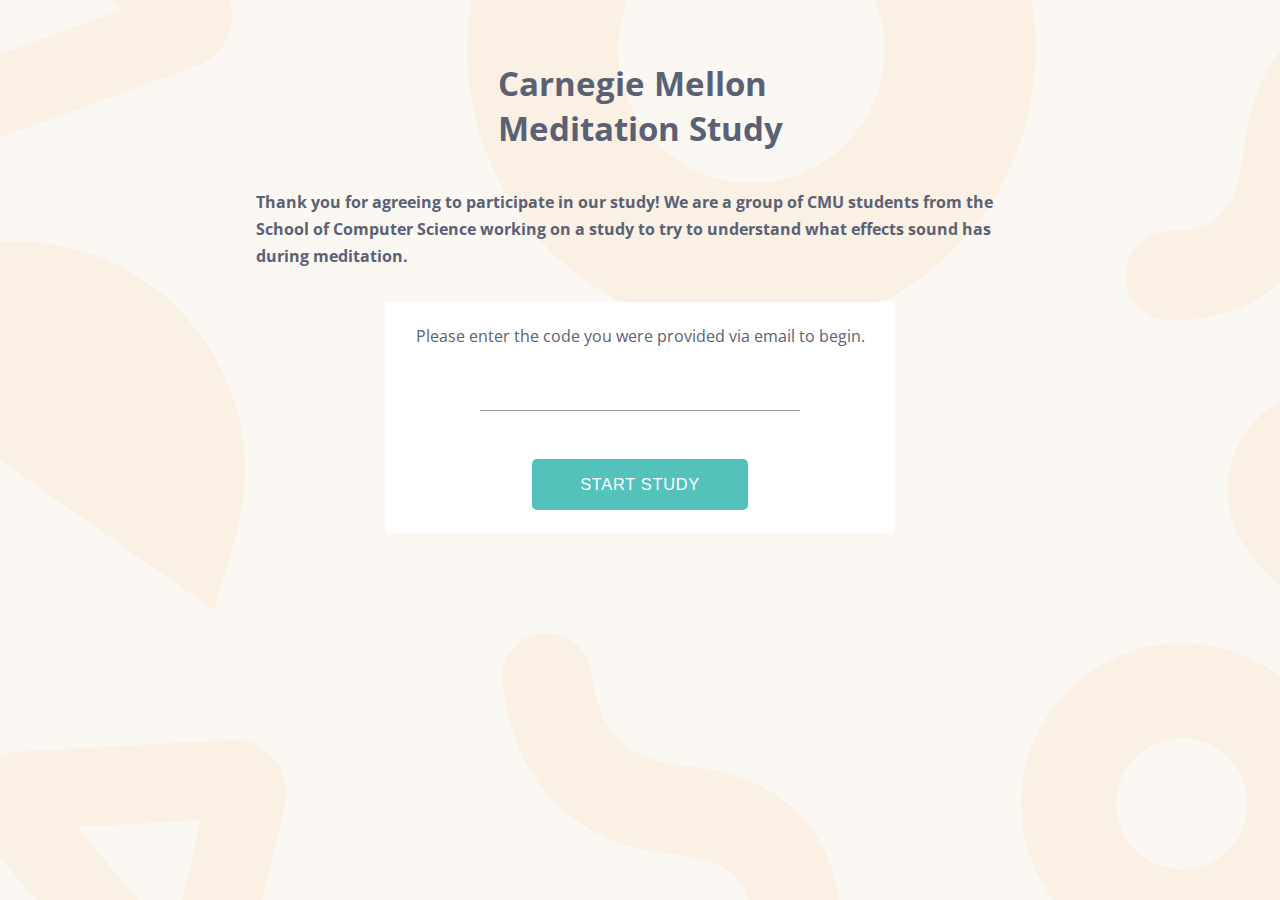
<file: index.html>
<html>
<head>
    <!-- Google Font -->
    <link href="https://fonts.googleapis.com/css?family=Open+Sans:400,700" rel="stylesheet">
    <meta name="viewport" content="width=device-width, initial-scale=1">
    
    <title>Meditation Demo</title>
    <link rel="stylesheet" href="index.css">
</head>
<body>
    <div class = "container">
        <h1>Carnegie Mellon<br/>Meditation Study</h1>

        <p class="line-space"><b>Thank you for agreeing to participate in our study! We are a group of CMU students from the School of Computer Science working on a study to try to understand what effects sound has during meditation.</b></p>
        <div class = "white-bg">
            <p>Please enter the code you were provided via email to begin.</p><input id="password" type="text"/>
            <!-- TO DO: change link depending on code entered -->
            <a onclick="javascript:return validatePass()"><button>START STUDY</button></a>
        </div>
        <script>
        function validatePass(){
            if(document.getElementById("password").value == 'meditate74'){ //soundfirst
                window.location.href = "session1-s.html";
                return true;
            } else if(document.getElementById("password").value == 'relax90'){ //no sound first
                window.location.href = "session1-ns.html";
                return true;
            } else if(document.getElementById("password").value == 'peaceful27'){ // sound second
                window.location.href = "session2-s.html";
                return true;
            } else if(document.getElementById("password").value == 'calm15'){ //no sound second
                window.location.href = "session2-ns.html";
                return true;
            } else {
                alert('Incorrect Code. Please try again.');
                return false;
            }
        }
        </script>
    </div>
</body>
</html>
</file>
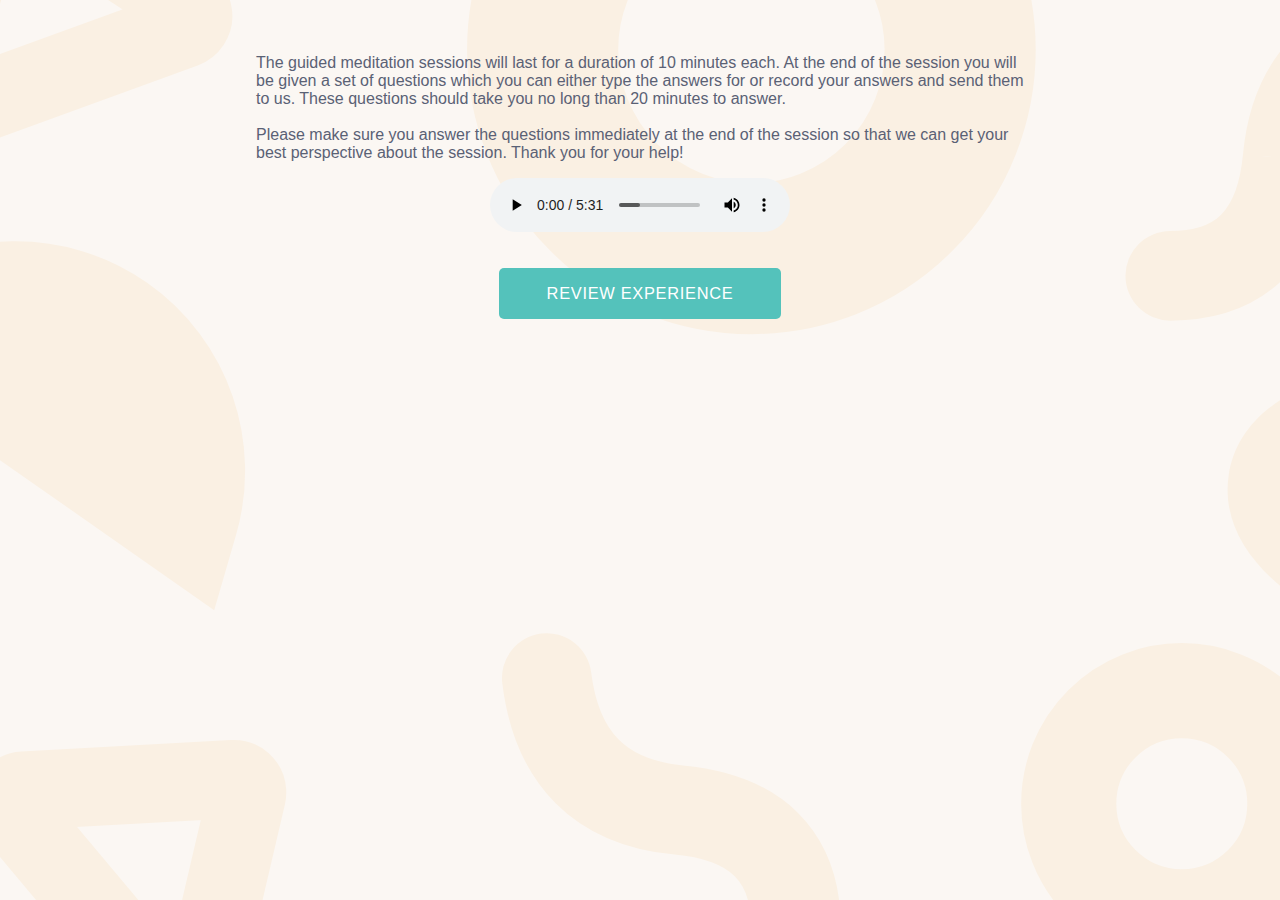
<file: audio.html>
<html>
<head>
    <title>Meditation Demo</title>
    <link rel="stylesheet" href="index.css">
</head>
<body>
    <div class = "container">
        <p>The guided meditation sessions will last for a duration of 10 minutes each. At the end of the session you will be given a set of questions which you can either type the answers for or record your answers and send them to us. These questions should take you no long than 20 minutes to answer.
<br><br>
Please make sure you answer the questions immediately at the end of the session so that we can get your best perspective about the session. Thank you for your help!
</p>

        <audio id= "audio" controls>
          <source src="no-sound.mp3" type="audio/mpeg">
        Your browser does not support the audio element.
        </audio>
        <br><br>
        <a href="https://goo.gl/forms/foVfipczlpLrgRp32" onclick="javascript:return checkAudio()"><button>Review Experience</button></a>
    </div>

    <script>
        var audio = document.getElementById("audio");

        function checkAudio() {
            if(audio.ended === false){
                alert("Audio not finished playing.");
                return false;
            } else {
                return true;
            }
        }
    </script>
</body>
</html>
</file>
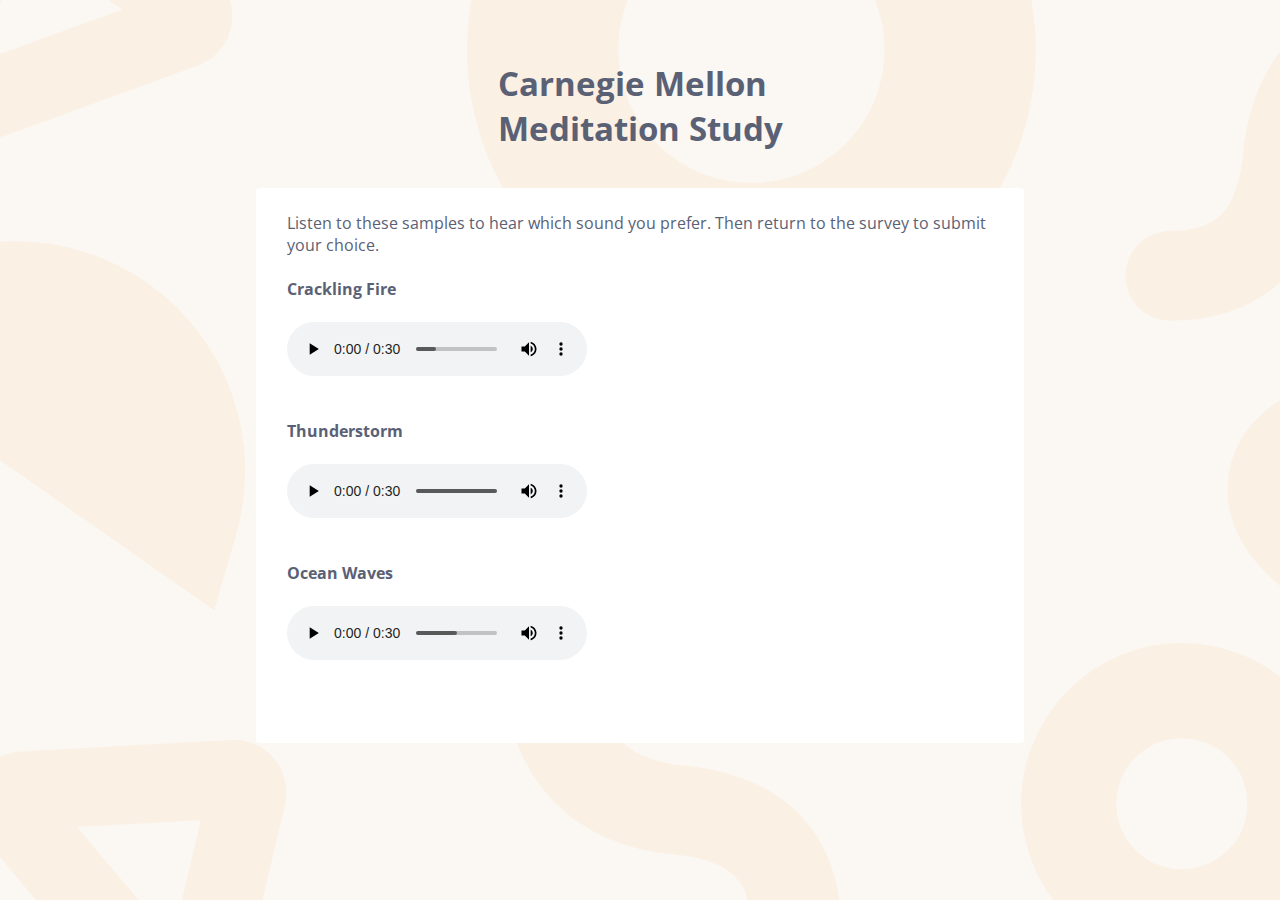
<file: sample-sounds.html>
<html>
<head>
    <!-- Google Font -->
    <link href="https://fonts.googleapis.com/css?family=Open+Sans:400,700" rel="stylesheet">
    <meta name="viewport" content="width=device-width, initial-scale=1">
    
    <title>Meditation Demo</title>
    <link rel="stylesheet" href="index.css">
</head>
<body>
    <div class = "container">
        <h1>Carnegie Mellon<br/>Meditation Study</h1>

        <div class = "white-bg">
            <p>Listen to these samples to hear which sound you prefer. Then return to the survey to submit your choice.
            
            <br><br> <b>Crackling Fire</b>
            <br><br>
            <audio id= "audio" controls>
          <source src="Sample-Fire.mp3" type="audio/mpeg">
            Your browser does not support the audio element.
            </audio>
            <br><br><br><b>Thunderstorm</b>
            <br><br>
            <audio id= "audio" controls>
          <source src="Sample-Thunderstorm.mp3" type="audio/mpeg">
            Your browser does not support the audio element.
            </audio>
            <br><br><br><b>Ocean Waves</b>
            <br><br>
            <audio id= "audio" controls>
          <source src="Sample-Ocean.mp3" type="audio/mpeg">
            Your browser does not support the audio element.
            </audio>
            <br><br><br>
        </div>
        <script>
        
        </script>
    </div>
</body>
</html>
</file>
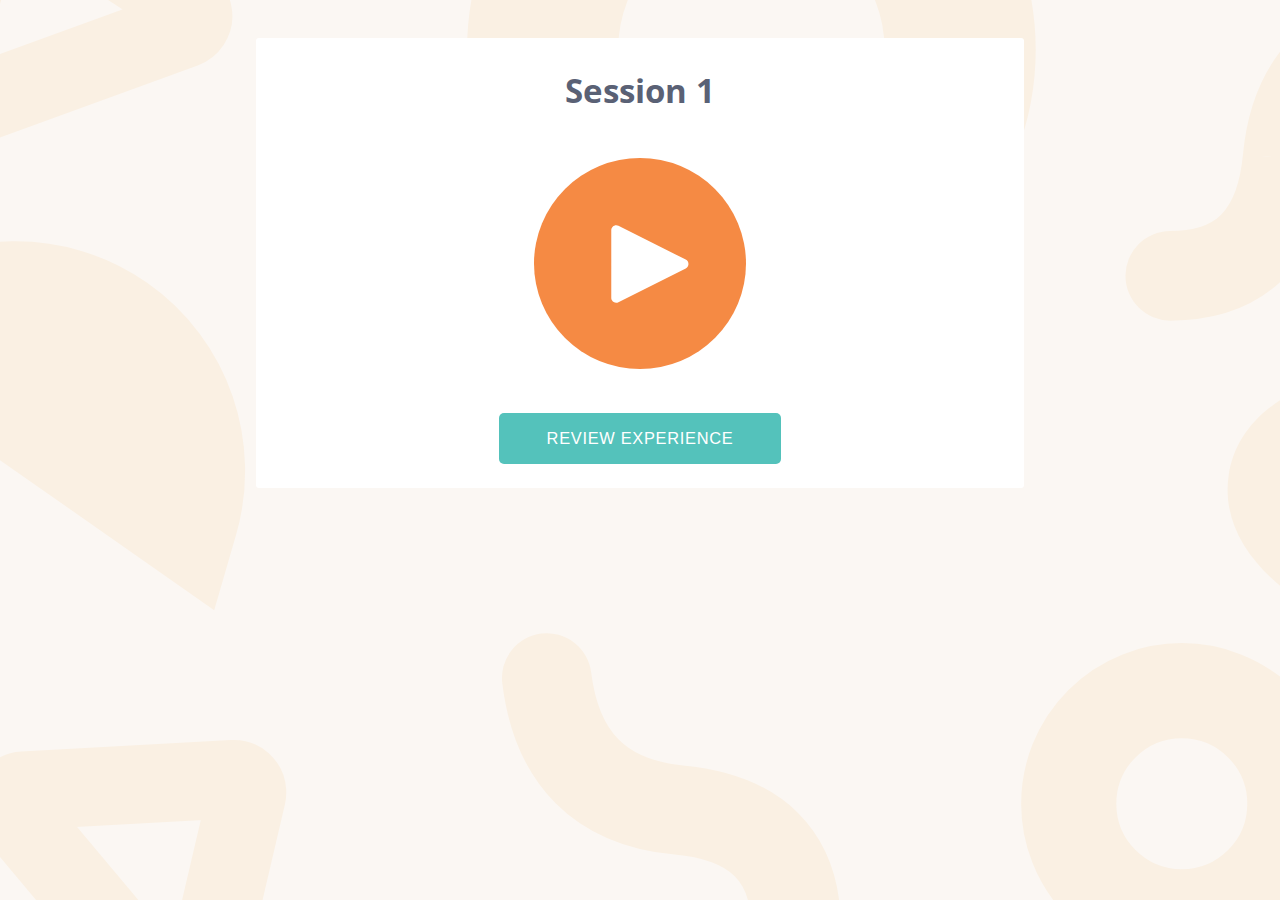
<file: session1-ns-play.html>
<html>
<head>
    <!-- Google Font -->
    <link href="https://fonts.googleapis.com/css?family=Open+Sans:400,700" rel="stylesheet">
    <meta name="viewport" content="width=device-width, initial-scale=1">

    <title>Meditation Demo</title>
    <link rel="stylesheet" href="index.css">
</head>
<body>
    <div class = "container white-bg">
        <h1>Session 1</h1>

        <audio id= "audio">
            <!-- CHANGE HERE FOR SESSIONS -->
          <source src="no-sound.mp3" type="audio/mpeg">
        Your browser does not support the audio element.
        </audio>
        <br>
            <img onclick="toggleAudio()" id="control" src="play.svg">
        <br><br>
        <a href="https://goo.gl/forms/foVfipczlpLrgRp32" onclick="javascript:return checkAudio()"><button>Review Experience</button></a>
    </div>

    <script>
        var audio = document.getElementById("audio");
        var control = document.getElementById("control");

        var isPlaying = false;

        function checkAudio() {
            if(audio.ended === false){
                alert("Audio not finished playing.");
                return false;
            } else {
                return true;
            }
        }

        function checkTime() {
            var time = audio.played.end(0);

            if (!time) {
                alert("Time Elapsed: 0");
            } else {
                alert("Time Elapsed: " + time + " seconds");
            }
        }

        function toggleAudio() {
            if (isPlaying == false) {
                isPlaying = true;
                control.src = "pause.svg";
                audio.play();
            } else {
                isPlaying = false;
                control.src = "play.svg";
                audio.pause();
            }
        }
    </script>
</body>
</html>
</file>
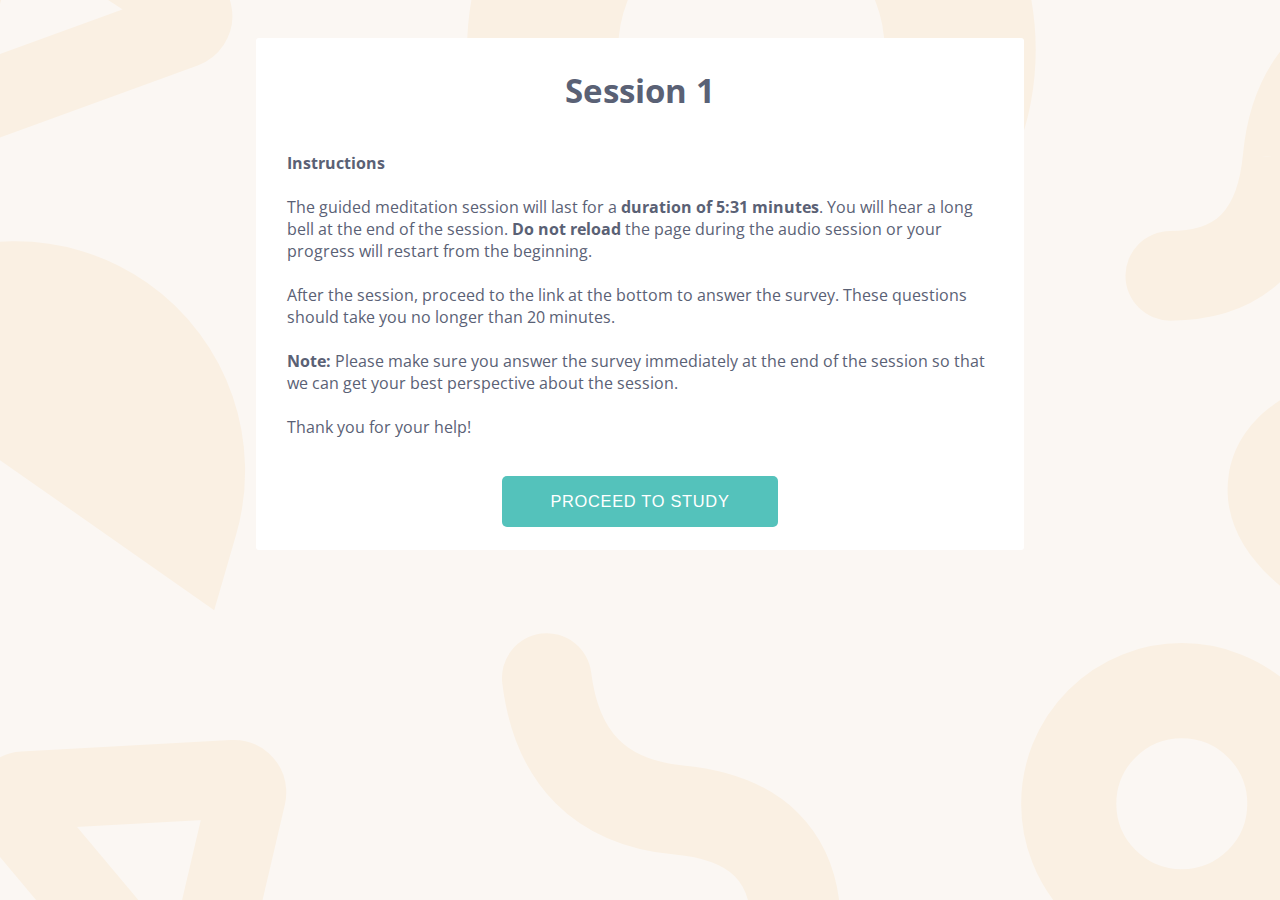
<file: session1-ns.html>
<html>
<head>
    <!-- Google Font -->
    <link href="https://fonts.googleapis.com/css?family=Open+Sans:400,700" rel="stylesheet">
    <meta name="viewport" content="width=device-width, initial-scale=1">

    <title>Meditation Demo</title>
    <link rel="stylesheet" href="index.css">
</head>
<body>
    <div class = "container white-bg">
        <h1>Session 1</h1>

        <p><b>Instructions</b>
            <br><br>
        The guided meditation session will last for a <b>duration of 5:31 minutes</b>. You will hear a long bell at the end of the session. <b>Do not reload</b> the page during the audio session or your progress will restart from the beginning. <br><br>After the session, proceed to the link at the bottom to answer the survey. These questions should take you no longer than 20 minutes.
        <br><br>
        <b>Note:</b> Please make sure you answer the survey immediately at the end of the session so that we can get your best perspective about the session.
        <br><br>
        Thank you for your help!</p>
        <br>

        <a href = "session1-ns-play.html"><button>PROCEED TO STUDY</button></a>

    </div>
</body>
</html>
</file>
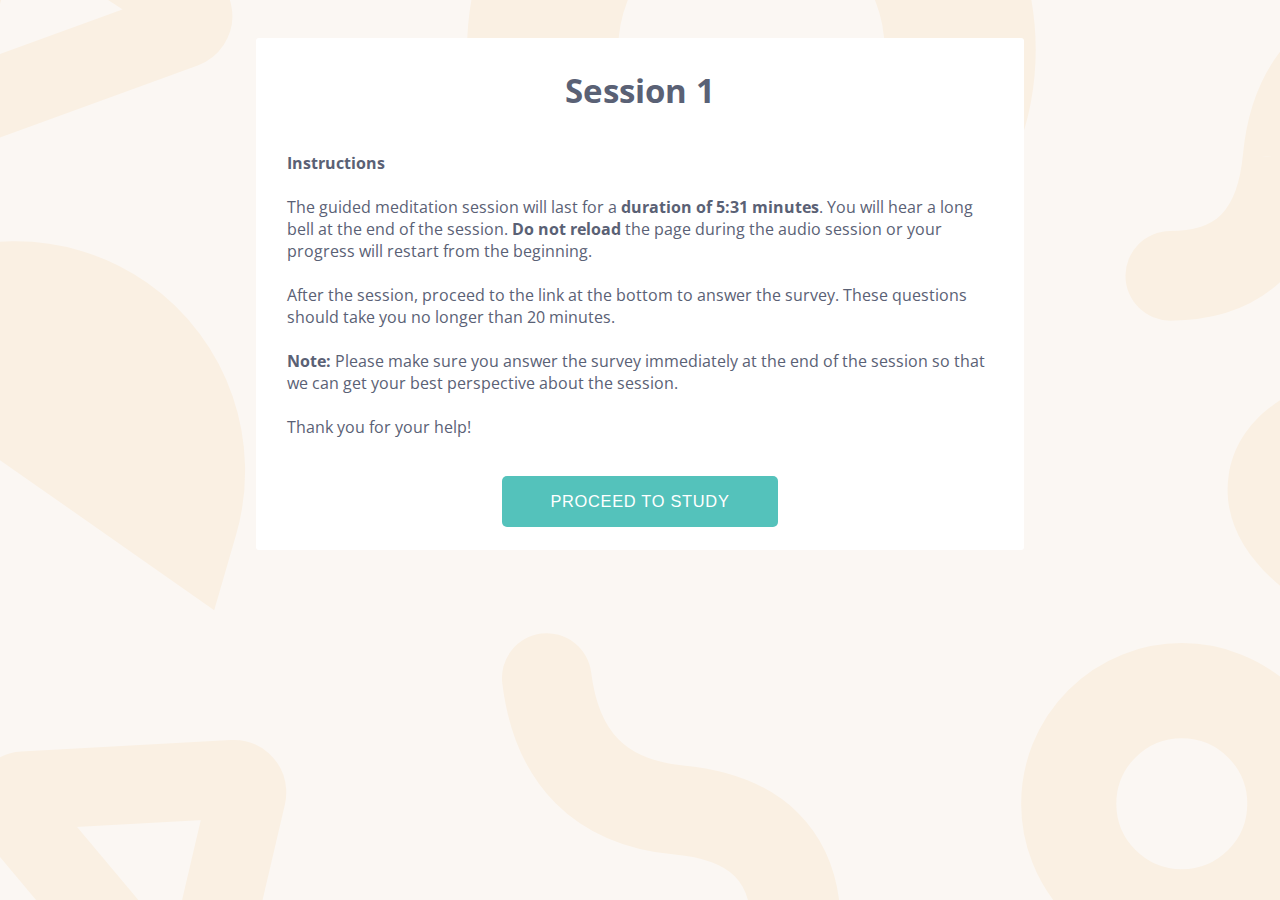
<file: session1-s.html>
<html>
<head>
    <!-- Google Font -->
    <link href="https://fonts.googleapis.com/css?family=Open+Sans:400,700" rel="stylesheet">
    <meta name="viewport" content="width=device-width, initial-scale=1">

    <title>Meditation Demo</title>
    <link rel="stylesheet" href="index.css">
</head>
<body>
    <div class = "container white-bg">
        <h1>Session 1</h1>

        <p><b>Instructions</b>
            <br><br>
        The guided meditation session will last for a <b>duration of 5:31 minutes</b>. You will hear a long bell at the end of the session. <b>Do not reload</b> the page during the audio session or your progress will restart from the beginning. <br><br>After the session, proceed to the link at the bottom to answer the survey. These questions should take you no longer than 20 minutes.
        <br><br>
        <b>Note:</b> Please make sure you answer the survey immediately at the end of the session so that we can get your best perspective about the session.
        <br><br>
        Thank you for your help!</p>
        <br>

        <a href = "session1-s-play.html"><button>PROCEED TO STUDY</button></a>

    </div>
</body>
</html>
</file>
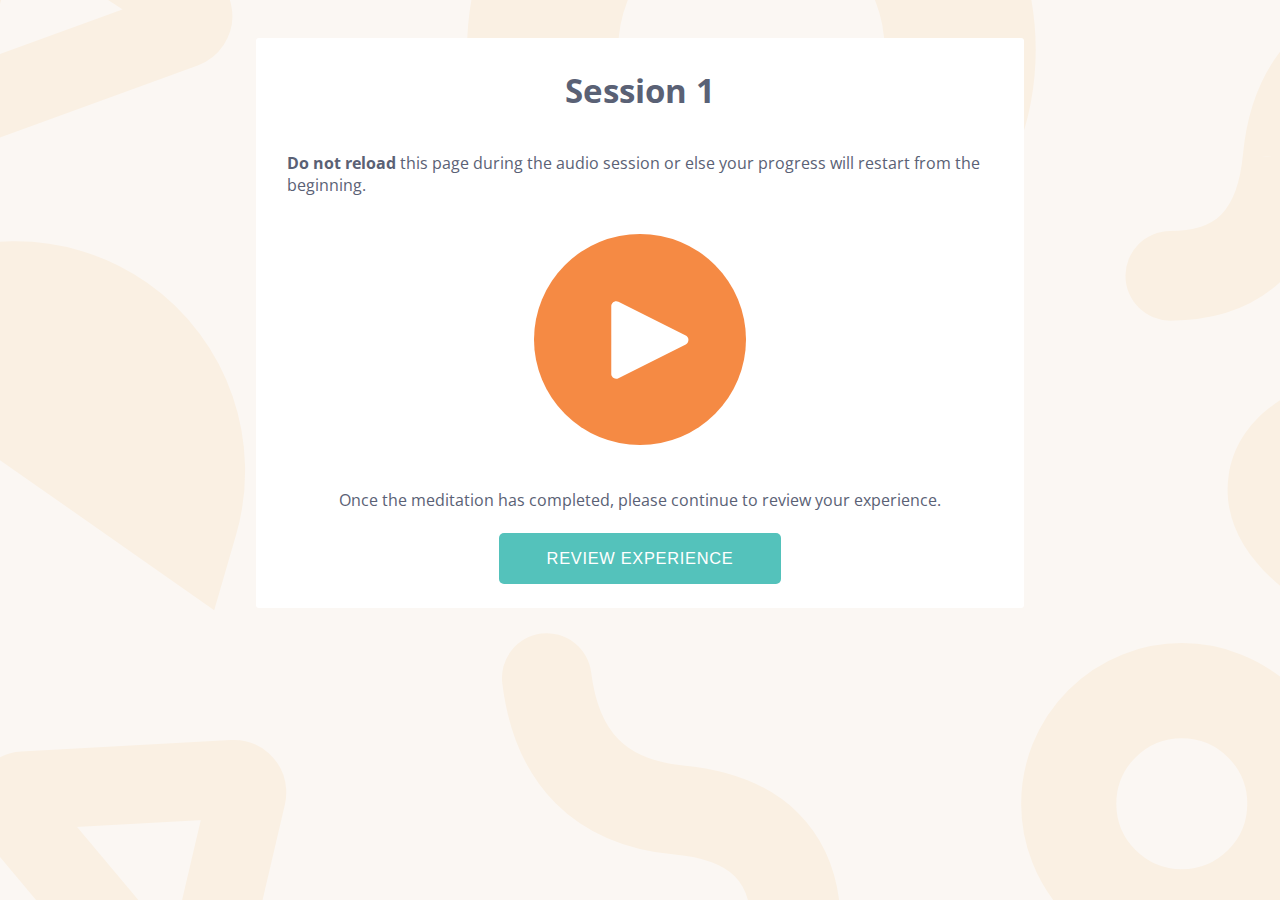
<file: session1.html>
<html>
<head>
    <!-- Google Font -->
    <link href="https://fonts.googleapis.com/css?family=Open+Sans:400,700" rel="stylesheet">

    <title>Meditation Demo</title>
    <link rel="stylesheet" href="index.css">
</head>
<body>
    <div class = "container white-bg">
        <h1>Session 1</h1>
        <p>
         <b>Do not reload</b> this page during the audio session or else your progress will restart from the beginning.</p>
        <audio id= "audio">
            <!-- CHANGE HERE FOR SESSIONS -->
          <source src="no-sound.mp3" type="audio/mpeg">
        Your browser does not support the audio element.
        </audio>
        <!-- <p id="timeElapsed"></p> -->
        <br>
            <img onclick="toggleAudio()" id="control" src="play.svg">
        <!-- <br> -->
        <!-- <button onclick="checkTime()">Check Time Elapsed</button> -->
        <br><br>Once the meditation has completed, please continue to review your experience. <br><br>
        <a href="https://goo.gl/forms/foVfipczlpLrgRp32" onclick="javascript:return checkAudio()"><button>Review Experience</button></a>
    </div>

    <script>
        var audio = document.getElementById("audio");
        var control = document.getElementById("control");

        var isPlaying = false;

        function checkAudio() {
            if(audio.ended === false){
                alert("Audio not finished playing.");
                return false;
            } else {
                return true;
            }
        }

        function checkTime() {
            var time = audio.played.end(0);

            if (!time) {
                alert("Time Elapsed: 0");
            } else {
                alert("Time Elapsed: " + time + " seconds");
            }
        }

        function toggleAudio() {
            if (isPlaying == false) {
                isPlaying = true;
                control.src = "pause.svg";
                audio.play();
            } else {
                isPlaying = false;
                control.src = "play.svg";
                audio.pause();
            }
        }

        // var timeElapsed = document.getElementById("timeElapsed");

        // var time = audio.played.end(0);

        // var label = document.createTextNode("Time Elapsed: " + time);

        // timeElapsed.appendChild(label);
        // timeElapsed.appendChild(time);
    </script>
</body>
</html>
</file>
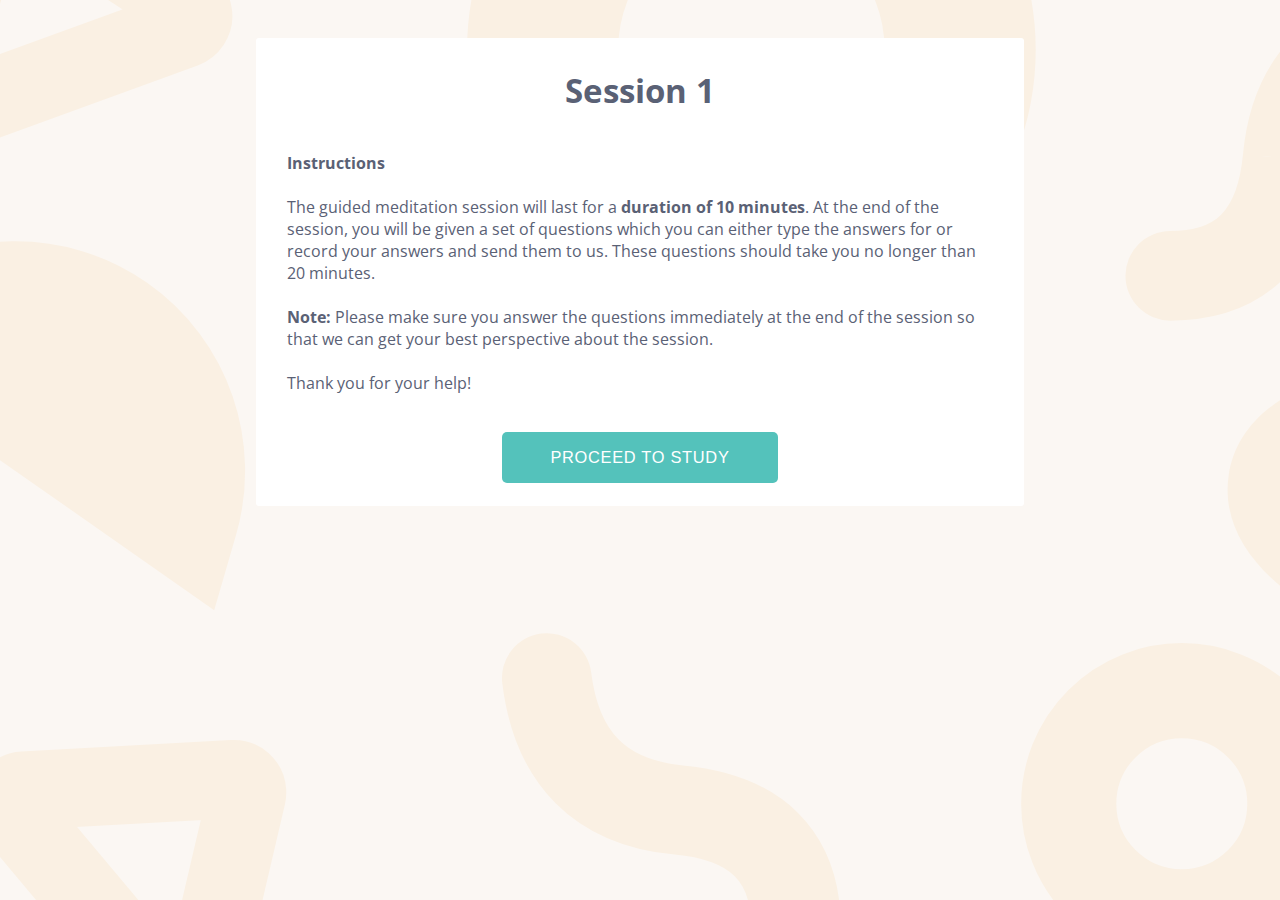
<file: session1instructions.html>
<html>
<head>
    <!-- Google Font -->
    <link href="https://fonts.googleapis.com/css?family=Open+Sans:400,700" rel="stylesheet">

    <title>Meditation Demo</title>
    <link rel="stylesheet" href="index.css">
</head>
<body>
    <div class = "container white-bg">
        <h1>Session 1</h1>
        <!-- <h2>Instructions</h2> -->

        <p><b>Instructions</b>
            <br><br>
The guided meditation session will last for a <b>duration of 10 minutes</b>. At the end of the session, you will be given a set of questions which you can either type the answers for or record your answers and send them to us. These questions should take you no longer than 20 minutes.
<br><br>
<b>Note:</b> Please make sure you answer the questions immediately at the end of the session so that we can get your best perspective about the session. 
<br><br>
Thank you for your help!</p>
<br>
<a href = "session1.html"><button>PROCEED TO STUDY</button></a>

    </div>
</body>
</html>
</file>
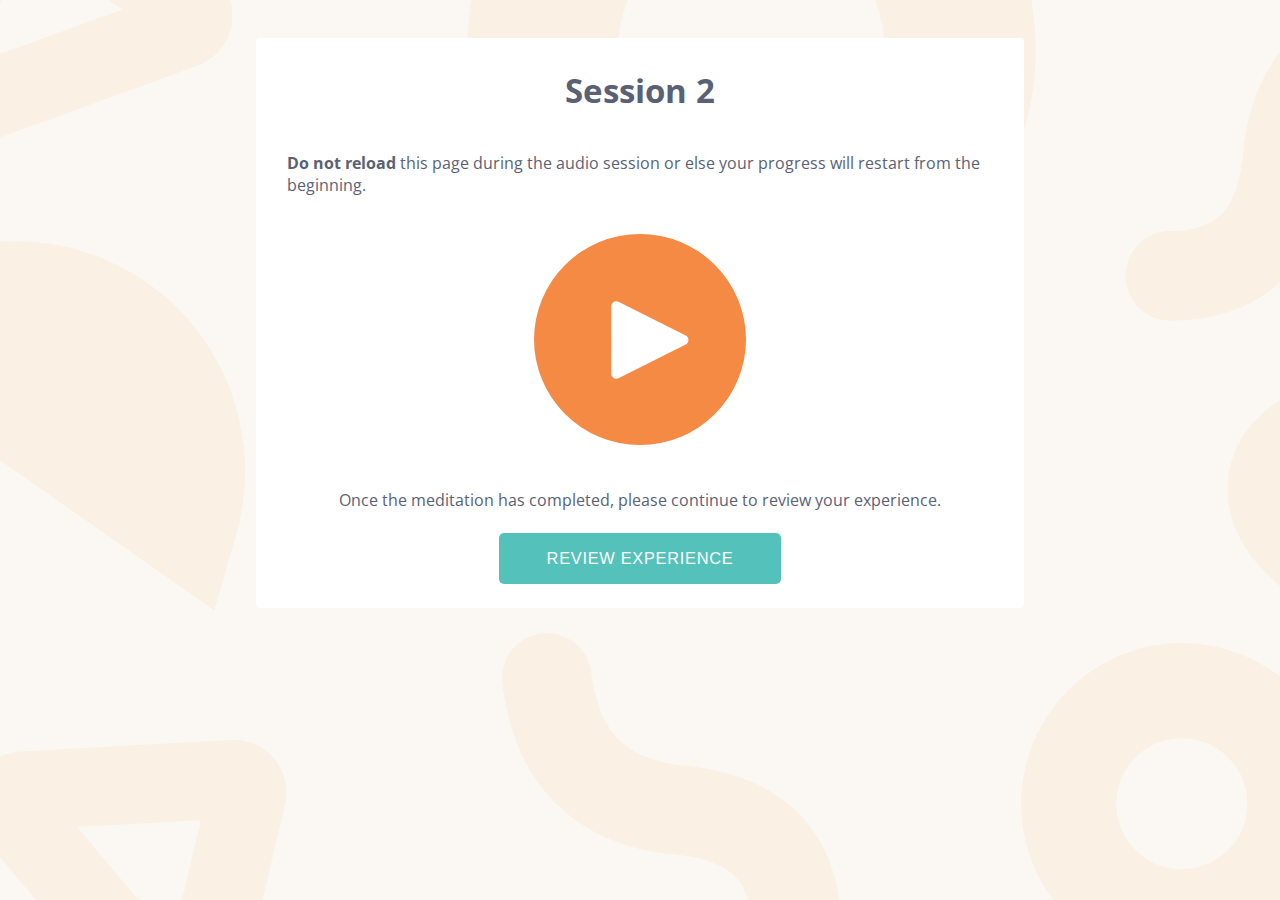
<file: session2-1.html>
<html>
<head>
    <!-- Google Font -->
    <link href="https://fonts.googleapis.com/css?family=Open+Sans:400,700" rel="stylesheet">

    <title>Meditation Demo</title>
    <link rel="stylesheet" href="index.css">
</head>
<body>
    <div class = "container white-bg">
        <h1>Session 2</h1>
        <p>
        <b>Do not reload</b> this page during the audio session or else your progress will restart from the beginning.</p>
        <audio id= "audio">
            <!-- CHANGE HERE FOR SESSIONS -->
          <source src="no-sound.mp3" type="audio/mpeg">
        Your browser does not support the audio element.
        </audio>
        <!-- <p id="timeElapsed"></p> -->
        <br>
            <img onclick="toggleAudio()" id="control" src="play.svg">
        <!-- <br> -->
        <!-- <button onclick="checkTime()">Check Time Elapsed</button> -->
        <br><br>Once the meditation has completed, please continue to review your experience. <br><br>
        <a href="https://goo.gl/forms/foVfipczlpLrgRp32" onclick="javascript:return checkAudio()"><button>Review Experience</button></a>
    </div>

    <script>
        var audio = document.getElementById("audio");
        var control = document.getElementById("control");

        var isPlaying = false;

        function checkAudio() {
            if(audio.ended === false){
                alert("Audio not finished playing.");
                return false;
            } else {
                return true;
            }
        }

        function checkTime() {
            var time = audio.played.end(0);

            if (!time) {
                alert("Time Elapsed: 0");
            } else {
                alert("Time Elapsed: " + time + " seconds");
            }
        }

        function toggleAudio() {
            if (isPlaying == false) {
                isPlaying = true;
                control.src = "pause.svg";
                audio.play();
            } else {
                isPlaying = false;
                control.src = "play.svg";
                audio.pause();
            }
        }

        // var timeElapsed = document.getElementById("timeElapsed");

        // var time = audio.played.end(0);

        // var label = document.createTextNode("Time Elapsed: " + time);

        // timeElapsed.appendChild(label);
        // timeElapsed.appendChild(time);
    </script>
</body>
</html>
</file>
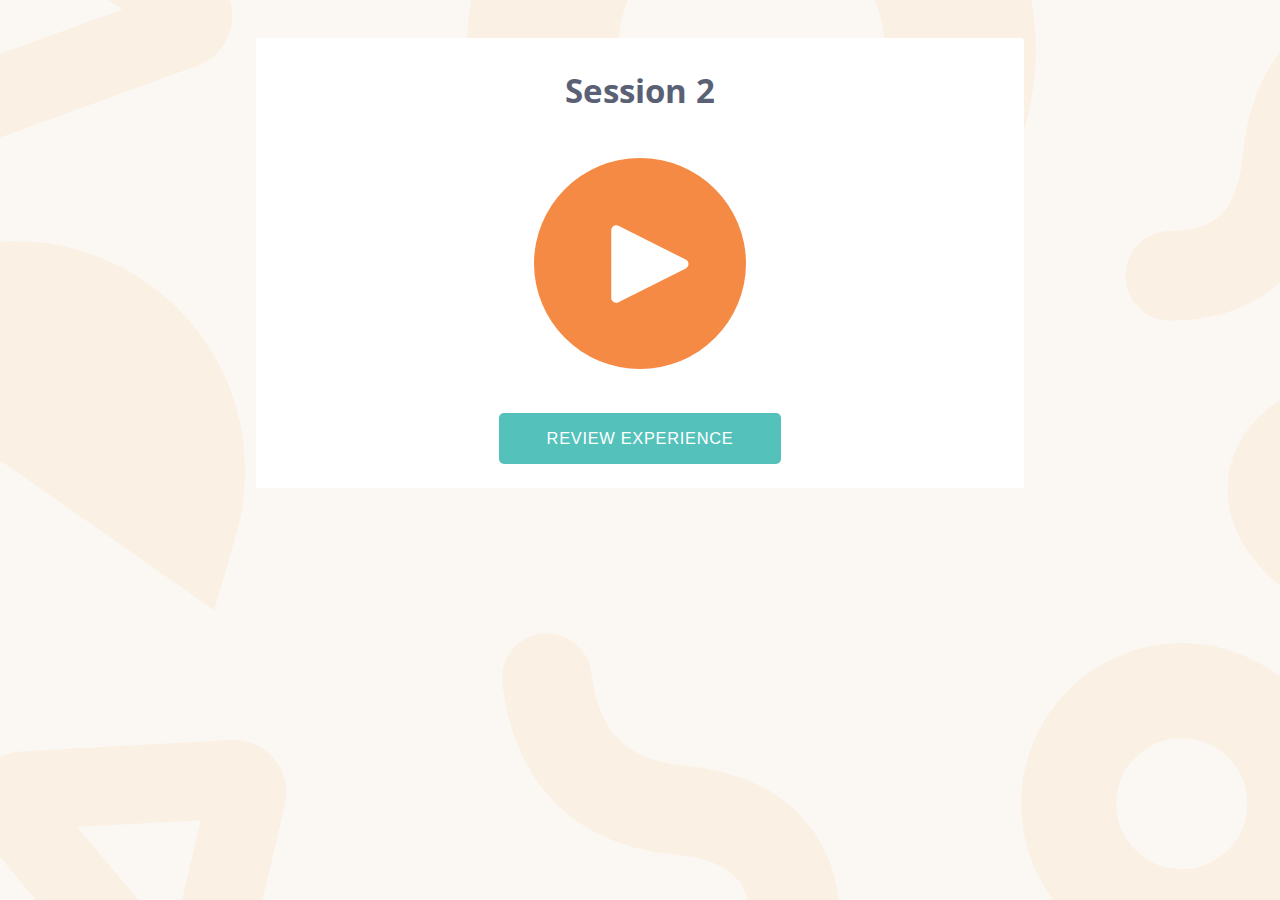
<file: session2-ns-play.html>
<html>
<head>
    <!-- Google Font -->
    <link href="https://fonts.googleapis.com/css?family=Open+Sans:400,700" rel="stylesheet">
    <meta name="viewport" content="width=device-width, initial-scale=1">

    <title>Meditation Demo</title>
    <link rel="stylesheet" href="index.css">
</head>
<body>
    <div class = "container white-bg">
        <h1>Session 2</h1>

        <audio id= "audio">
            <!-- CHANGE HERE FOR SESSIONS -->
          <source src="no-sound.mp3" type="audio/mpeg">
        Your browser does not support the audio element.
        </audio>
        <br>
            <img onclick="toggleAudio()" id="control" src="play.svg">
        <br><br>
        <a href="https://goo.gl/forms/foVfipczlpLrgRp32" onclick="javascript:return checkAudio()"><button>Review Experience</button></a>
    </div>

    <script>
        var audio = document.getElementById("audio");
        var control = document.getElementById("control");

        var isPlaying = false;

        function checkAudio() {
            if(audio.ended === false){
                alert("Audio not finished playing.");
                return false;
            } else {
                return true;
            }
        }

        function checkTime() {
            var time = audio.played.end(0);

            if (!time) {
                alert("Time Elapsed: 0");
            } else {
                alert("Time Elapsed: " + time + " seconds");
            }
        }

        function toggleAudio() {
            if (isPlaying == false) {
                isPlaying = true;
                control.src = "pause.svg";
                audio.play();
            } else {
                isPlaying = false;
                control.src = "play.svg";
                audio.pause();
            }
        }
    </script>
</body>
</html>
</file>
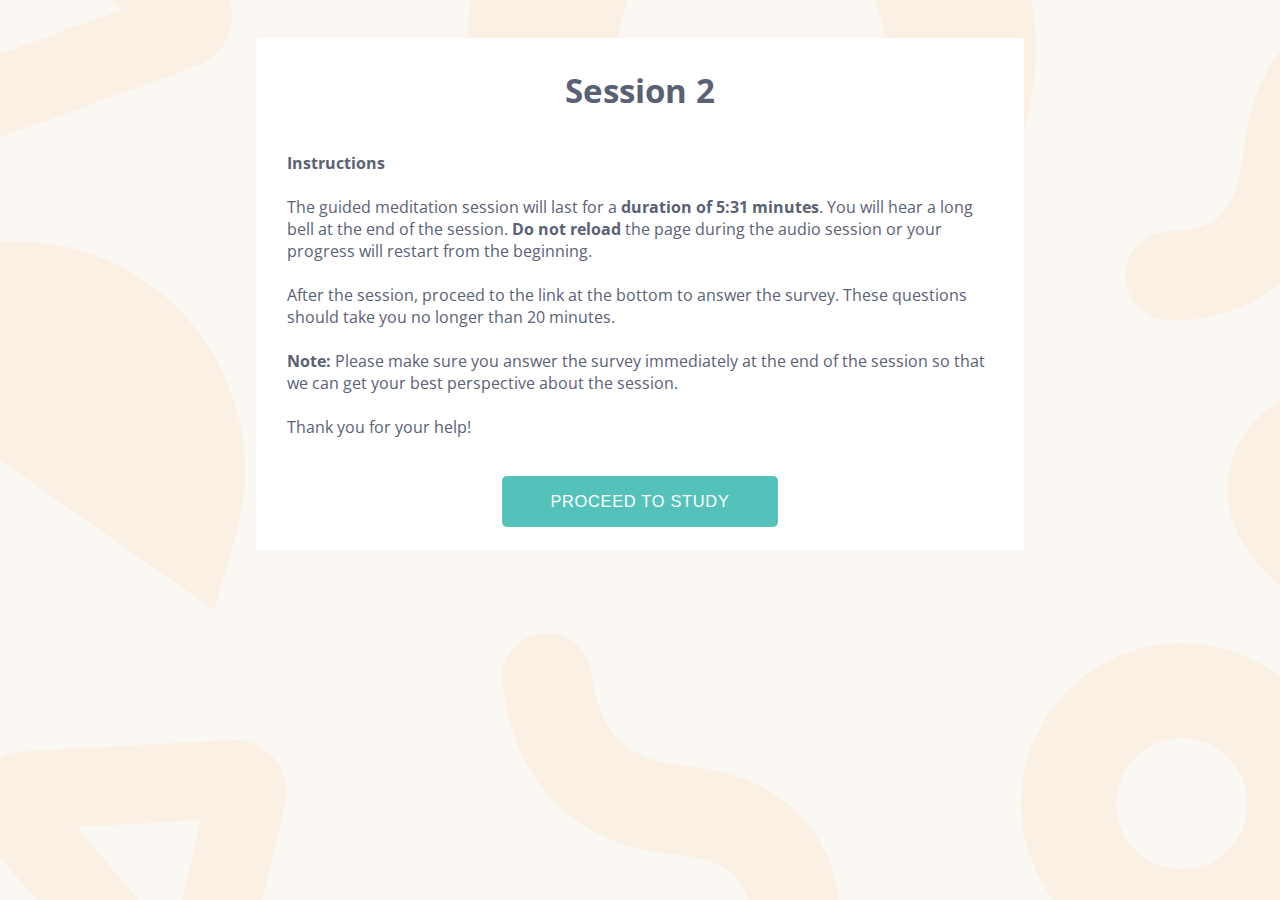
<file: session2-ns.html>
<html>
<head>
    <!-- Google Font -->
    <link href="https://fonts.googleapis.com/css?family=Open+Sans:400,700" rel="stylesheet">
    <meta name="viewport" content="width=device-width, initial-scale=1">

    <title>Meditation Demo</title>
    <link rel="stylesheet" href="index.css">
</head>
<body>
    <div class = "container white-bg">
        <h1>Session 2</h1>

        <p><b>Instructions</b>
            <br><br>
        The guided meditation session will last for a <b>duration of 5:31 minutes</b>. You will hear a long bell at the end of the session. <b>Do not reload</b> the page during the audio session or your progress will restart from the beginning. <br><br>After the session, proceed to the link at the bottom to answer the survey. These questions should take you no longer than 20 minutes.
        <br><br>
        <b>Note:</b> Please make sure you answer the survey immediately at the end of the session so that we can get your best perspective about the session.
        <br><br>
        Thank you for your help!</p>
        <br>

        <a href = "session2-ns-play.html"><button>PROCEED TO STUDY</button></a>

    </div>
</body>
</html>
</file>
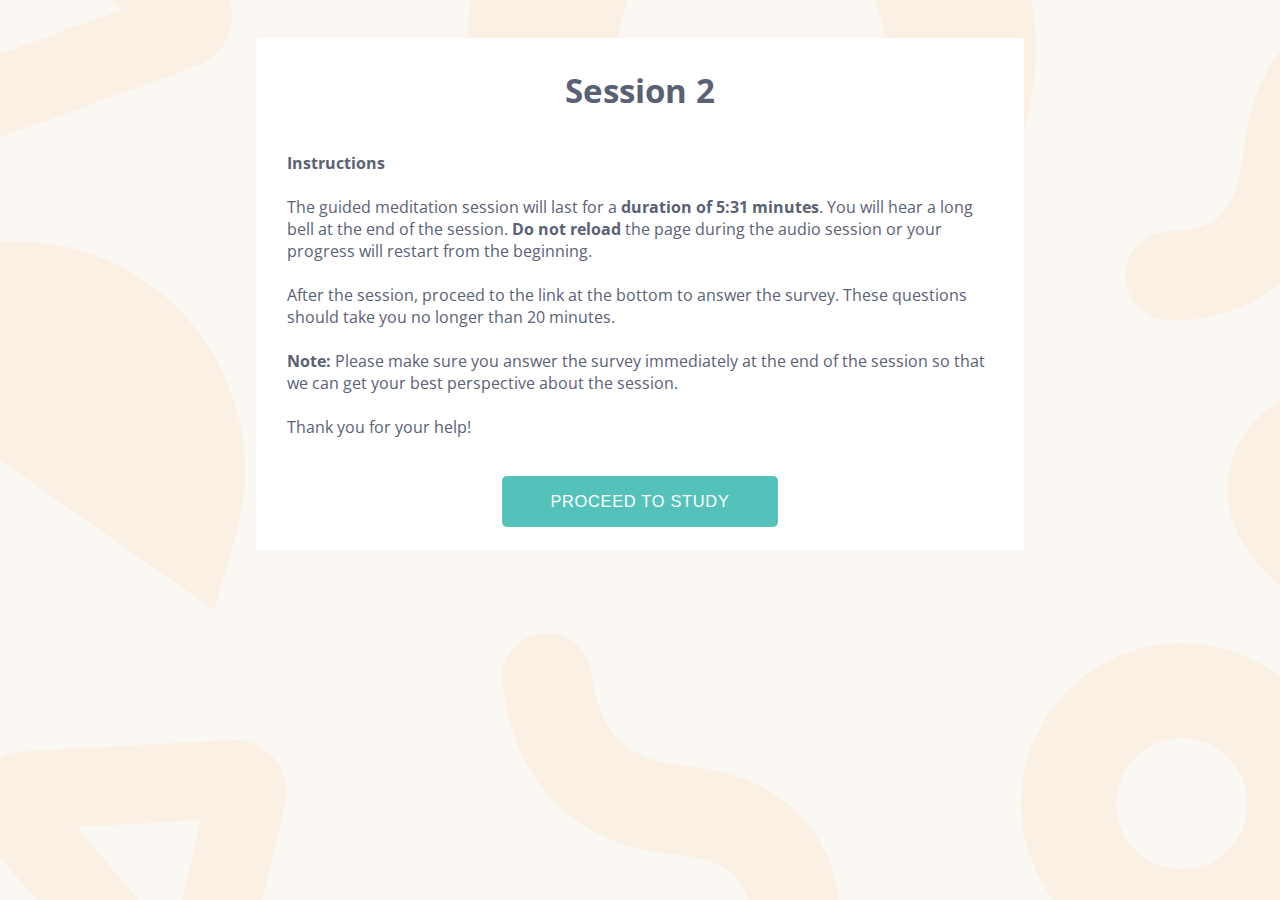
<file: session2-s.html>
<html>
<head>
    <!-- Google Font -->
    <link href="https://fonts.googleapis.com/css?family=Open+Sans:400,700" rel="stylesheet">
    <meta name="viewport" content="width=device-width, initial-scale=1">

    <title>Meditation Demo</title>
    <link rel="stylesheet" href="index.css">
</head>
<body>
    <div class = "container white-bg">
        <h1>Session 2</h1>

        <p><b>Instructions</b>
            <br><br>
        The guided meditation session will last for a <b>duration of 5:31 minutes</b>. You will hear a long bell at the end of the session. <b>Do not reload</b> the page during the audio session or your progress will restart from the beginning. <br><br>After the session, proceed to the link at the bottom to answer the survey. These questions should take you no longer than 20 minutes.
        <br><br>
        <b>Note:</b> Please make sure you answer the survey immediately at the end of the session so that we can get your best perspective about the session.
        <br><br>
        Thank you for your help!</p>
        <br>

        <a href = "session2-s-play.html"><button>PROCEED TO STUDY</button></a>

    </div>
</body>
</html>
</file>
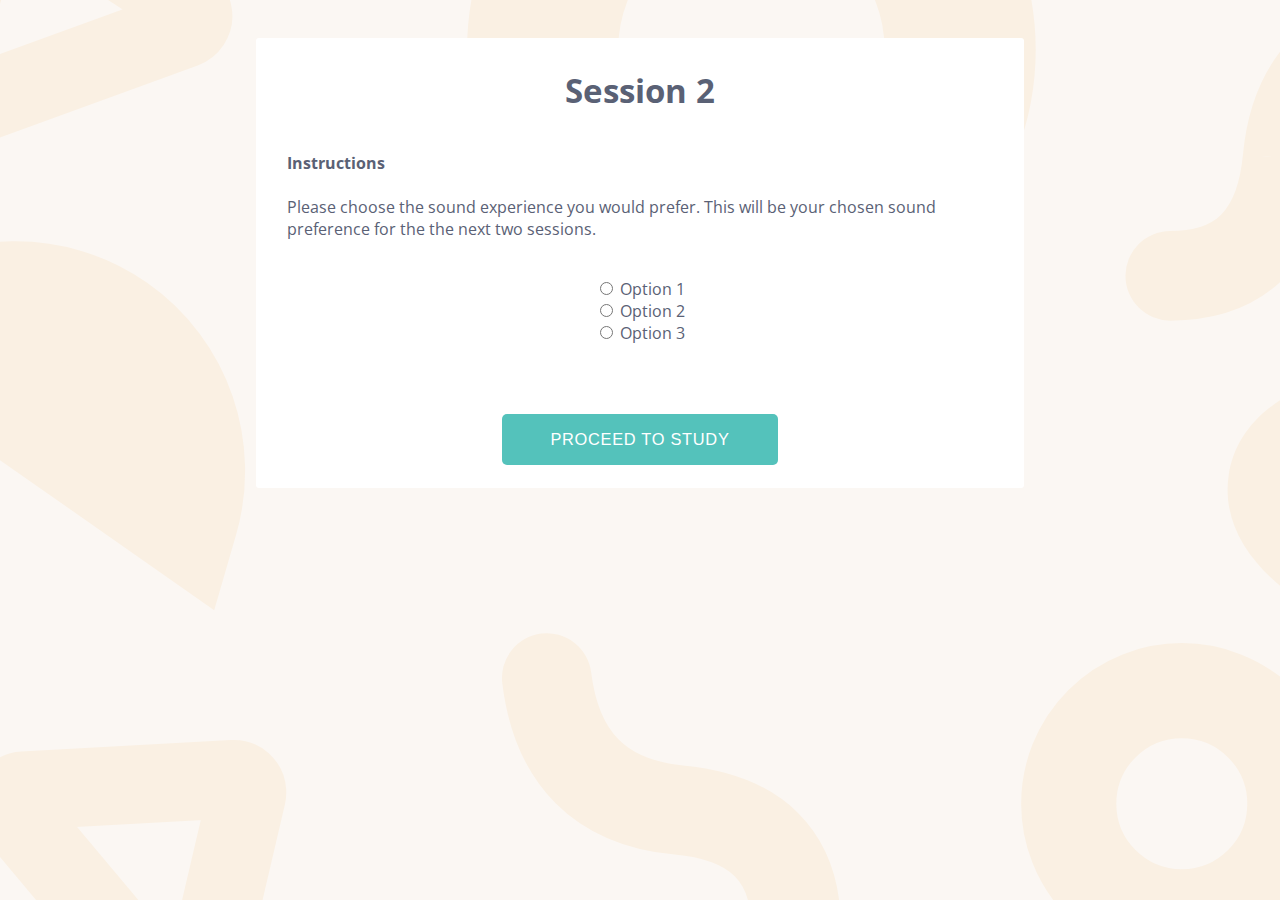
<file: session2choose.html>
<html>
<head>
    <!-- Google Font -->
    <link href="https://fonts.googleapis.com/css?family=Open+Sans:400,700" rel="stylesheet">

    <title>Meditation Demo</title>
    <link rel="stylesheet" href="index.css">
</head>
<body>
    <div class = "container white-bg">
        <h1>Session 2</h1>
        <!-- <h2>Instructions</h2> -->

        <p><b>Instructions</b>
            <br><br>
        Please choose the sound experience you would prefer. This will be your chosen sound preference for the the next two sessions.
        <br><br>
        <form>
            <input type="radio" id="option1"> Option 1<br>
            <input type="radio" id="option2"> Option 2<br>
            <input type="radio" id="option3"> Option 3<br>
            <!-- <input type="submit" value="Submit"> -->
        </form>
        </p>
        <br>
        <a onclick="javascript:return goToSelection()"><button>PROCEED TO STUDY</button></a>
    </div>

    <script>
        function goToSelection () {
            if(document.getElementById('option1').checked) {
              window.location.href = "session2-1.html";
              return true;
            } else if (document.getElementById('option2').checked) {
              window.location.href = "session2-2.html";
              return true;
            } else if (document.getElementById('option3').checked) {
              window.location.href = "session2-3.html";
              return true;
            } else {
                alert("No option selected. Please select one and try again.");
                return false;
            }
        }
    </script>
</body>
</html>
</file>
<file: index.css>
/*CUSTOM CSS*/

html {
	font-family: 'Open Sans', sans-serif;
	font-size: 1em;
	color: #5a6175;
	background: url(background.svg);
    background-size: cover;
    background-repeat: no-repeat;
    background-attachment: fixed;
    background-position: center;
}

h1 {
	font-size: 2.074em;
	/*margin-bottom: 0;*/
}

h2 { font-size: 1.728em; }
h3 { font-size: 1.44em; }
h4 { font-size: 1.2em; }
small { font-size: 0.833em; }

.line-space {
  line-height: 1.7;
}

input[type=text] {
  padding: .5rem 2rem;
  width: 20rem;
  margin: 1rem 1rem 3rem;
  border-top: none;
  border-right: none;
  border-left:none;
  border-bottom: solid 1px #979797;
}

body {
    margin-top: 3%;
    margin-right: 20%;
    margin-left: 20%;
}

.container {
  display: flex;
  flex-direction: column;
  align-items: center;
}

button {
  border-radius: 5px;
  background-color: #54c2bb;
  padding: 1rem 3rem;
  letter-spacing: 0.7px;
  color: #ffffff;
  font-size: 1.025em;
  border:none;
  text-transform: uppercase;
}

#control {
	height: 30%;
	width: 30%;
	padding: none;
}

.white-bg {
  display: flex;
  flex-direction: column;
  align-items: center;
  border-radius: 3px;
  background-color: #ffffff;
  margin-top: 2%;
  padding: 1% 4% 3%;
}



/*RESPONSIVE SCREENS*/

/*// Small devices (landscape phones, 576px and up)*/
@media (max-width: 576px) { 

/*  html {
  font-family: 'Open Sans', sans-serif;
  font-size: 1.2em;
  color: #5a6175;
  background: url(background.svg);
    background-size: cover;
    background-repeat: no-repeat;
    background-attachment: fixed;
    background-position: center;
  }

  h1 {
    font-size: 3em;
    /*margin-bottom: 0;*/
  }*/

}

/*// Medium devices (tablets, 768px and up)*/
@media (max-width: 768px) { ... }

/*// Large devices (desktops, 992px and up)*/
@media (max-width: 992px) { ... }

/*// Extra large devices (large desktops, 1200px and up)*/
@media (min-width: 1200px) { ... }

/*Collapsible*/

/* Style the button that is used to open and close the collapsible content */
.collapsible {
  background-color: #eee;
  color: #444;
  cursor: pointer;
  padding: 18px;
  width: 100%;
  border: none;
  text-align: left;
  outline: none;
  font-size: 15px;
}

/* Add a background color to the button if it is clicked on (add the .active class with JS), and when you move the mouse over it (hover) */
.active, .collapsible:hover {
  background-color: #ccc;
}

/* Style the collapsible content. Note: hidden by default */
.content {
  padding: 0 18px;
  display: none;
  overflow: hidden;
  background-color: #f1f1f1;
}
</file>
